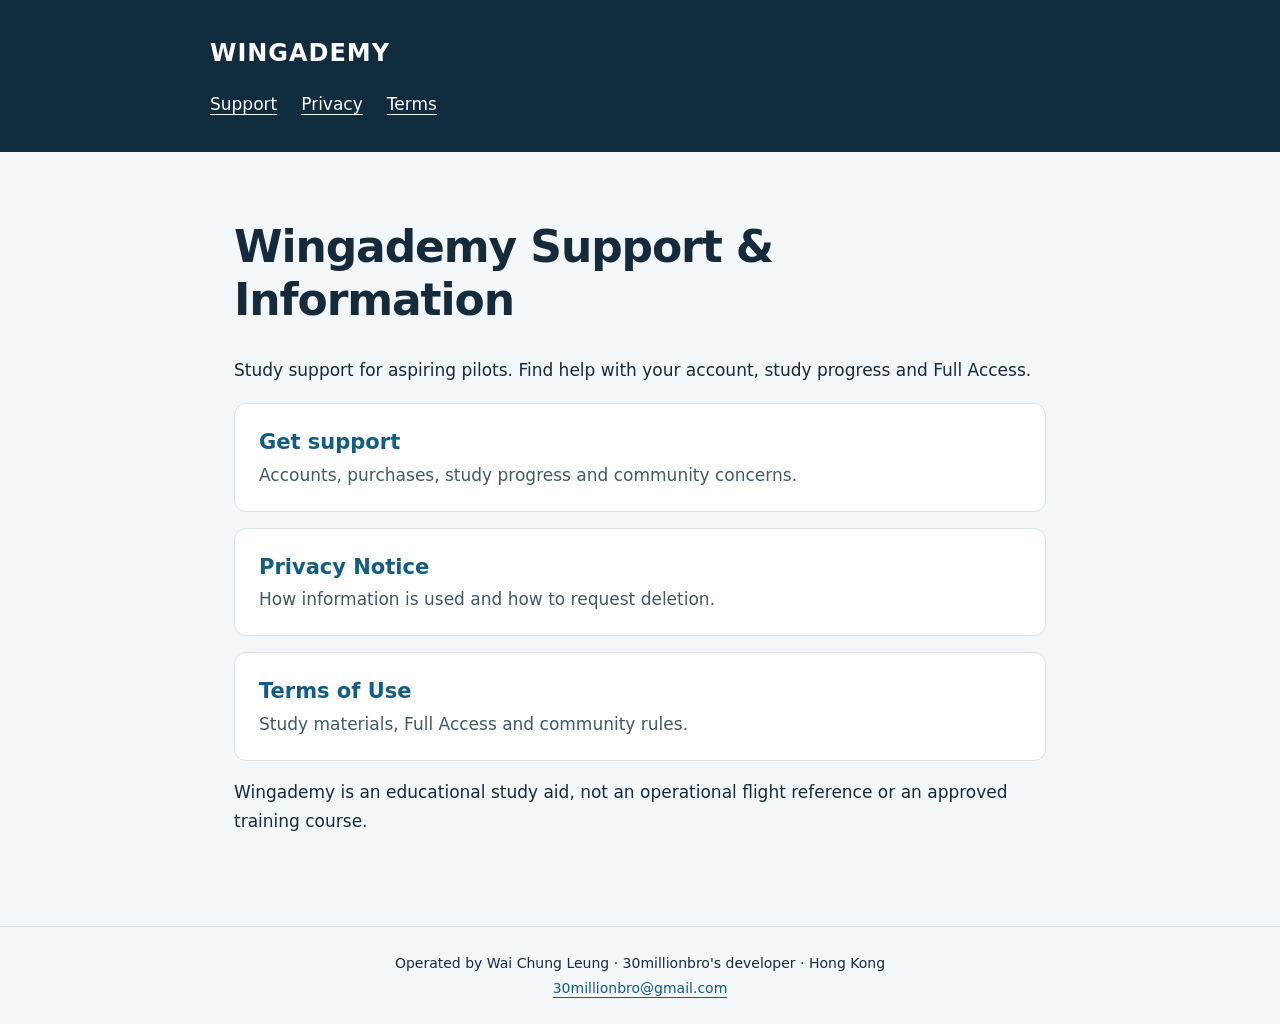
<file: index.html>
<!doctype html>
<html lang="en"><head><meta charset="utf-8"><meta name="viewport" content="width=device-width,initial-scale=1"><title>Wingademy Support &amp; Information | Wingademy</title><link rel="stylesheet" href="style.css"></head>
<body><a class="skip" href="#main">Skip to content</a><header><a class="brand" href="index.html">WINGADEMY</a><nav aria-label="Main navigation"><a href="support.html">Support</a><a href="privacy.html">Privacy</a><a href="terms.html">Terms</a></nav></header><main id="main"><h1>Wingademy Support &amp; Information</h1><p>Study support for aspiring pilots. Find help with your account, study progress and Full Access.</p><div class="cards"><a class="card" href="support.html"><strong>Get support</strong><span>Accounts, purchases, study progress and community concerns.</span></a><a class="card" href="privacy.html"><strong>Privacy Notice</strong><span>How information is used and how to request deletion.</span></a><a class="card" href="terms.html"><strong>Terms of Use</strong><span>Study materials, Full Access and community rules.</span></a></div><p>Wingademy is an educational study aid, not an operational flight reference or an approved training course.</p></main><footer>Operated by Wai Chung Leung · 30millionbro's developer · Hong Kong<br><a href="mailto:30millionbro@gmail.com">30millionbro@gmail.com</a></footer></body></html>
</file>
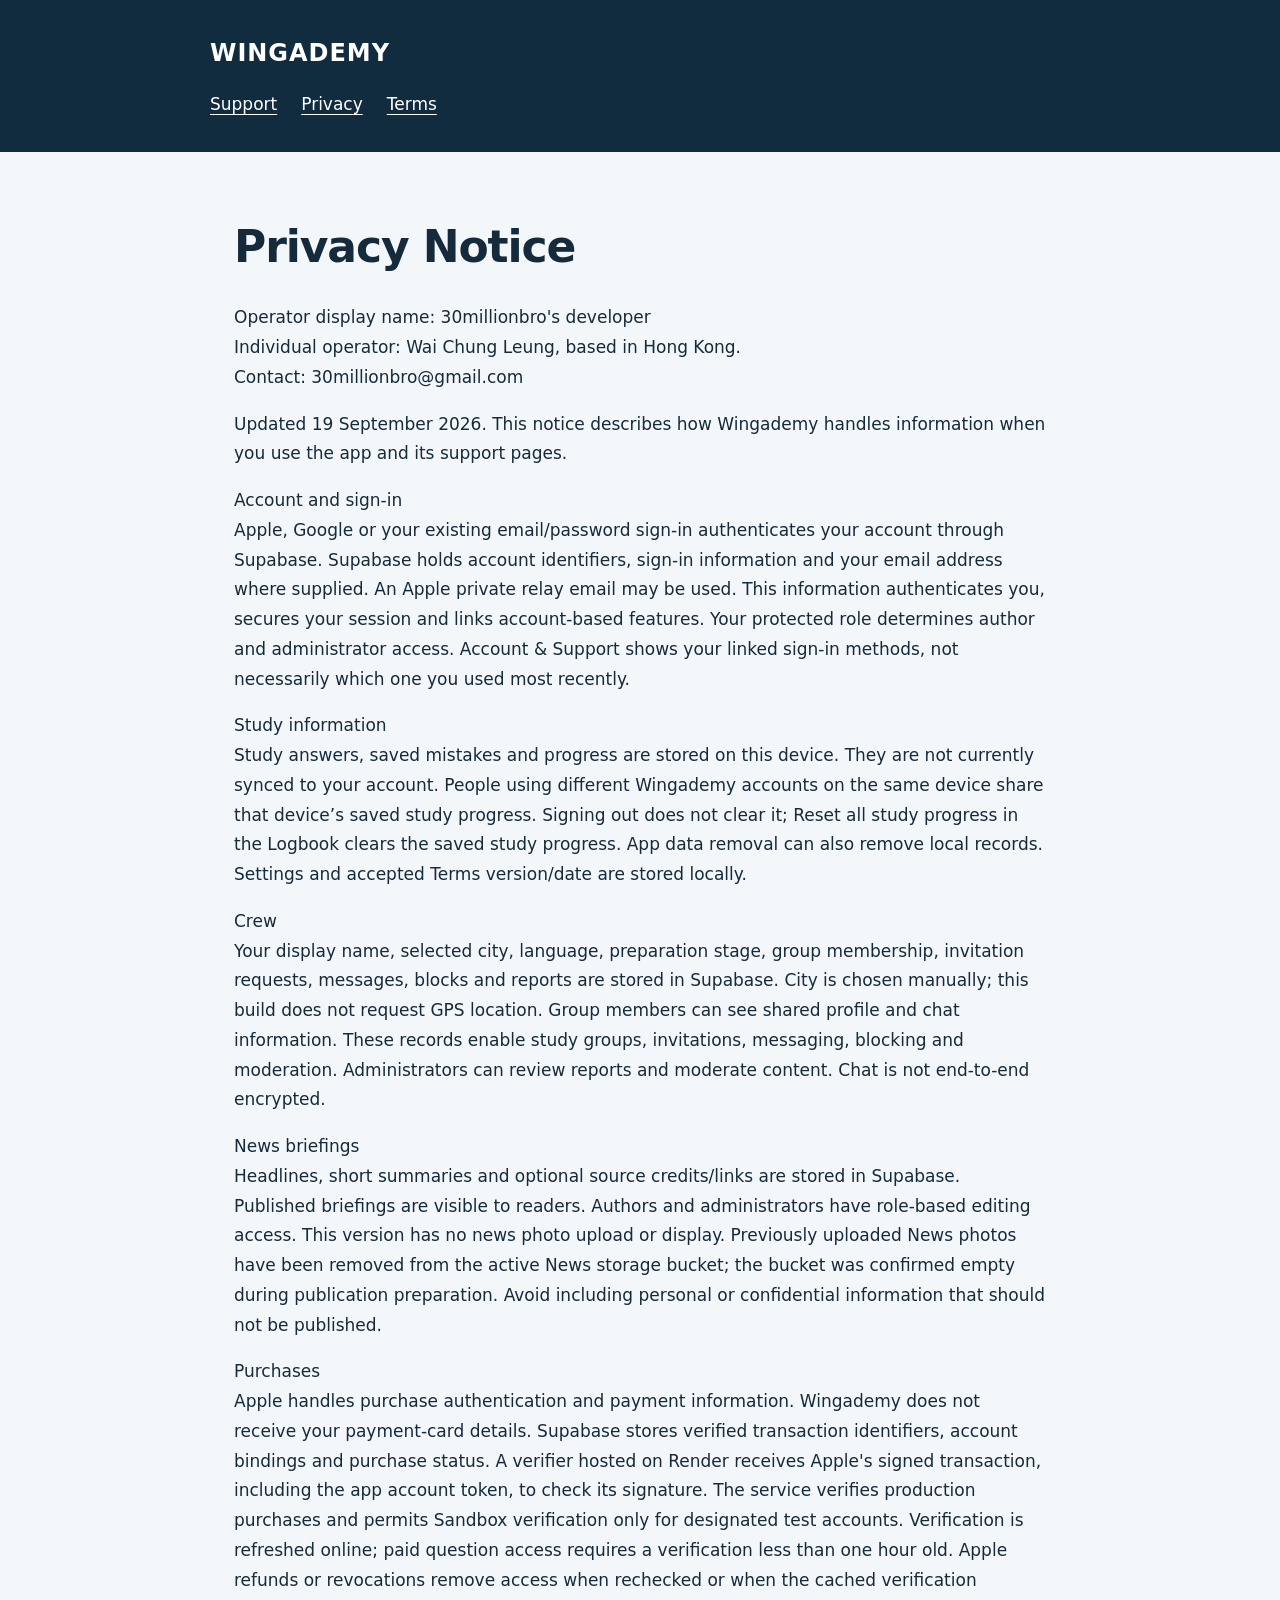
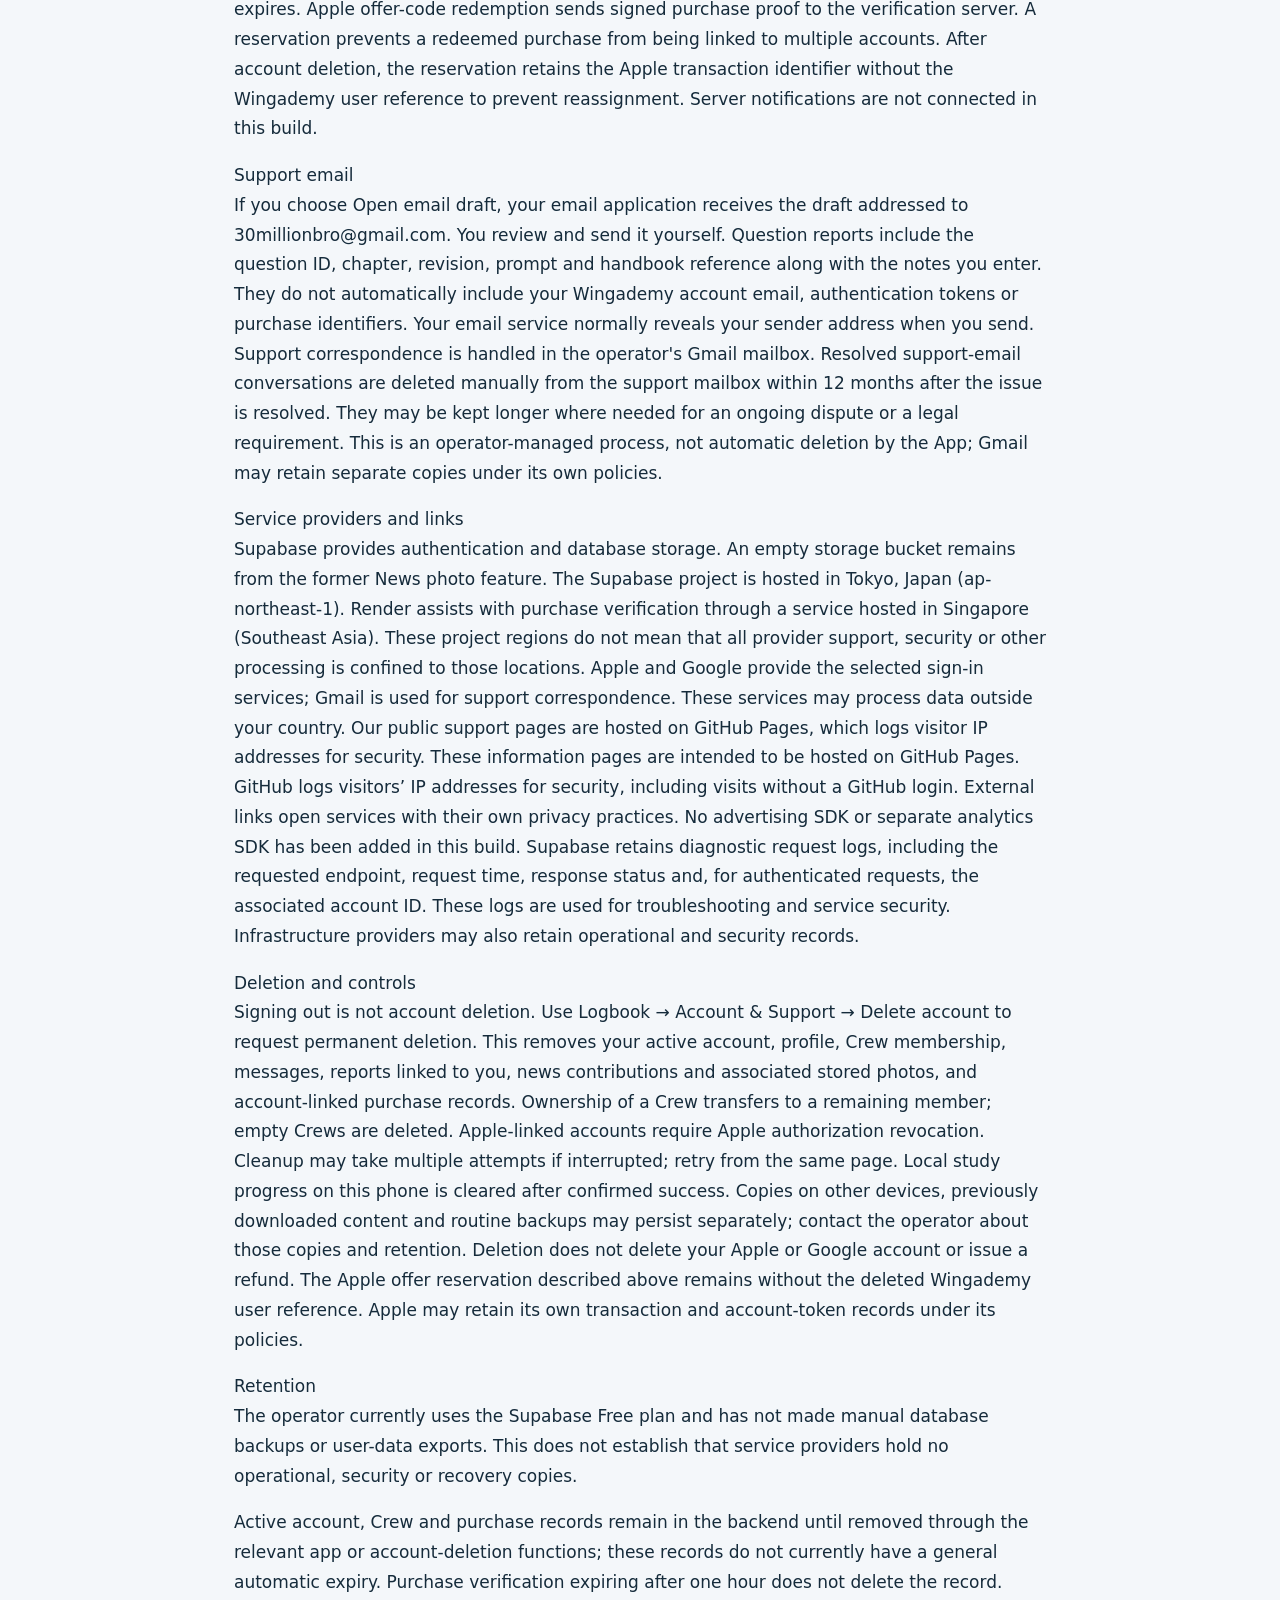
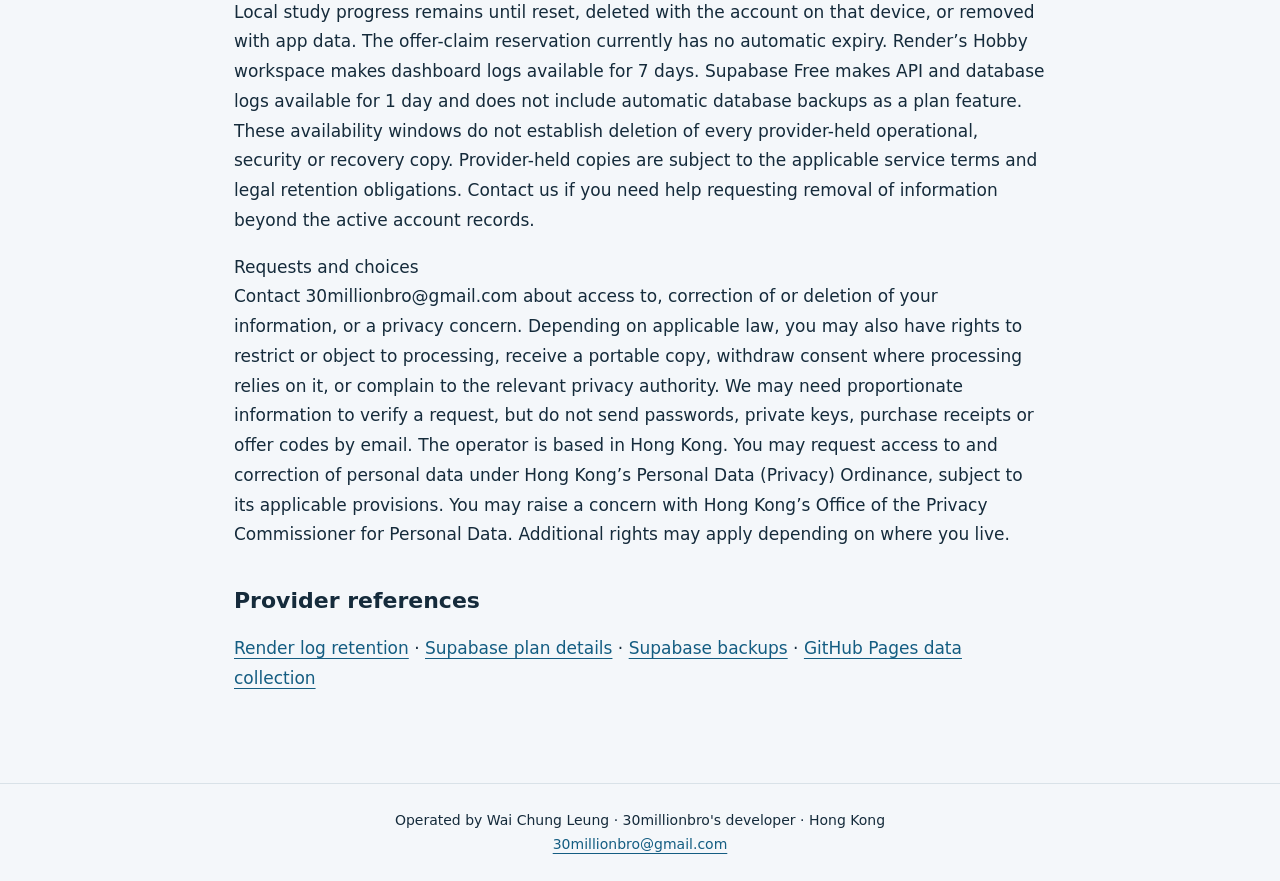
<file: privacy.html>
<!doctype html>
<html lang="en"><head><meta charset="utf-8"><meta name="viewport" content="width=device-width,initial-scale=1"><title>Privacy Notice | Wingademy</title><link rel="stylesheet" href="style.css"></head>
<body><a class="skip" href="#main">Skip to content</a><header><a class="brand" href="index.html">WINGADEMY</a><nav aria-label="Main navigation"><a href="support.html">Support</a><a href="privacy.html">Privacy</a><a href="terms.html">Terms</a></nav></header><main id="main"><h1>Privacy Notice</h1><p>Operator display name: 30millionbro&#x27;s developer<br>Individual operator: Wai Chung Leung, based in Hong Kong.<br>Contact: 30millionbro@gmail.com</p>
<p>Updated 19 September 2026. This notice describes how Wingademy handles information when you use the app and its support pages.</p>
<p>Account and sign-in<br>Apple, Google or your existing email/password sign-in authenticates your account through Supabase. Supabase holds account identifiers, sign-in information and your email address where supplied. An Apple private relay email may be used. This information authenticates you, secures your session and links account-based features. Your protected role determines author and administrator access. Account &amp; Support shows your linked sign-in methods, not necessarily which one you used most recently.</p>
<p>Study information<br>Study answers, saved mistakes and progress are stored on this device. They are not currently synced to your account. People using different Wingademy accounts on the same device share that device’s saved study progress. Signing out does not clear it; Reset all study progress in the Logbook clears the saved study progress. App data removal can also remove local records. Settings and accepted Terms version/date are stored locally.</p>
<p>Crew<br>Your display name, selected city, language, preparation stage, group membership, invitation requests, messages, blocks and reports are stored in Supabase. City is chosen manually; this build does not request GPS location. Group members can see shared profile and chat information. These records enable study groups, invitations, messaging, blocking and moderation. Administrators can review reports and moderate content. Chat is not end-to-end encrypted.</p>
<p>News briefings<br>Headlines, short summaries and optional source credits/links are stored in Supabase. Published briefings are visible to readers. Authors and administrators have role-based editing access. This version has no news photo upload or display. Previously uploaded News photos have been removed from the active News storage bucket; the bucket was confirmed empty during publication preparation. Avoid including personal or confidential information that should not be published.</p>
<p>Purchases<br>Apple handles purchase authentication and payment information. Wingademy does not receive your payment-card details. Supabase stores verified transaction identifiers, account bindings and purchase status. A verifier hosted on Render receives Apple&#x27;s signed transaction, including the app account token, to check its signature. The service verifies production purchases and permits Sandbox verification only for designated test accounts. Verification is refreshed online; paid question access requires a verification less than one hour old. Apple refunds or revocations remove access when rechecked or when the cached verification expires. Apple offer-code redemption sends signed purchase proof to the verification server. A reservation prevents a redeemed purchase from being linked to multiple accounts. After account deletion, the reservation retains the Apple transaction identifier without the Wingademy user reference to prevent reassignment. Server notifications are not connected in this build.</p>
<p>Support email<br>If you choose Open email draft, your email application receives the draft addressed to 30millionbro@gmail.com. You review and send it yourself. Question reports include the question ID, chapter, revision, prompt and handbook reference along with the notes you enter. They do not automatically include your Wingademy account email, authentication tokens or purchase identifiers. Your email service normally reveals your sender address when you send. Support correspondence is handled in the operator&#x27;s Gmail mailbox. Resolved support-email conversations are deleted manually from the support mailbox within 12 months after the issue is resolved. They may be kept longer where needed for an ongoing dispute or a legal requirement. This is an operator-managed process, not automatic deletion by the App; Gmail may retain separate copies under its own policies.</p>
<p>Service providers and links<br>Supabase provides authentication and database storage. An empty storage bucket remains from the former News photo feature. The Supabase project is hosted in Tokyo, Japan (ap-northeast-1). Render assists with purchase verification through a service hosted in Singapore (Southeast Asia). These project regions do not mean that all provider support, security or other processing is confined to those locations. Apple and Google provide the selected sign-in services; Gmail is used for support correspondence. These services may process data outside your country. Our public support pages are hosted on GitHub Pages, which logs visitor IP addresses for security. These information pages are intended to be hosted on GitHub Pages. GitHub logs visitors’ IP addresses for security, including visits without a GitHub login. External links open services with their own privacy practices. No advertising SDK or separate analytics SDK has been added in this build. Supabase retains diagnostic request logs, including the requested endpoint, request time, response status and, for authenticated requests, the associated account ID. These logs are used for troubleshooting and service security. Infrastructure providers may also retain operational and security records.</p>
<p>Deletion and controls<br>Signing out is not account deletion. Use Logbook → Account &amp; Support → Delete account to request permanent deletion. This removes your active account, profile, Crew membership, messages, reports linked to you, news contributions and associated stored photos, and account-linked purchase records. Ownership of a Crew transfers to a remaining member; empty Crews are deleted. Apple-linked accounts require Apple authorization revocation. Cleanup may take multiple attempts if interrupted; retry from the same page. Local study progress on this phone is cleared after confirmed success. Copies on other devices, previously downloaded content and routine backups may persist separately; contact the operator about those copies and retention. Deletion does not delete your Apple or Google account or issue a refund. The Apple offer reservation described above remains without the deleted Wingademy user reference. Apple may retain its own transaction and account-token records under its policies.</p>
<p>Retention<br>The operator currently uses the Supabase Free plan and has not made manual database backups or user-data exports. This does not establish that service providers hold no operational, security or recovery copies.</p>
<p>Active account, Crew and purchase records remain in the backend until removed through the relevant app or account-deletion functions; these records do not currently have a general automatic expiry. Purchase verification expiring after one hour does not delete the record. Local study progress remains until reset, deleted with the account on that device, or removed with app data. The offer-claim reservation currently has no automatic expiry. Render’s Hobby workspace makes dashboard logs available for 7 days. Supabase Free makes API and database logs available for 1 day and does not include automatic database backups as a plan feature. These availability windows do not establish deletion of every provider-held operational, security or recovery copy. Provider-held copies are subject to the applicable service terms and legal retention obligations. Contact us if you need help requesting removal of information beyond the active account records.</p>
<p>Requests and choices<br>Contact 30millionbro@gmail.com about access to, correction of or deletion of your information, or a privacy concern. Depending on applicable law, you may also have rights to restrict or object to processing, receive a portable copy, withdraw consent where processing relies on it, or complain to the relevant privacy authority. We may need proportionate information to verify a request, but do not send passwords, private keys, purchase receipts or offer codes by email. The operator is based in Hong Kong. You may request access to and correction of personal data under Hong Kong’s Personal Data (Privacy) Ordinance, subject to its applicable provisions. You may raise a concern with Hong Kong’s Office of the Privacy Commissioner for Personal Data. Additional rights may apply depending on where you live.</p>
<h2></h2>
<h2>Provider references</h2>
<p><a href="https://render.com/docs/logging">Render log retention</a> · <a href="https://supabase.com/pricing">Supabase plan details</a> · <a href="https://supabase.com/docs/guides/platform/backups">Supabase backups</a> · <a href="https://docs.github.com/en/pages/getting-started-with-github-pages/what-is-github-pages#data-collection">GitHub Pages data collection</a></p></main><footer>Operated by Wai Chung Leung · 30millionbro's developer · Hong Kong<br><a href="mailto:30millionbro@gmail.com">30millionbro@gmail.com</a></footer></body></html>
</file>
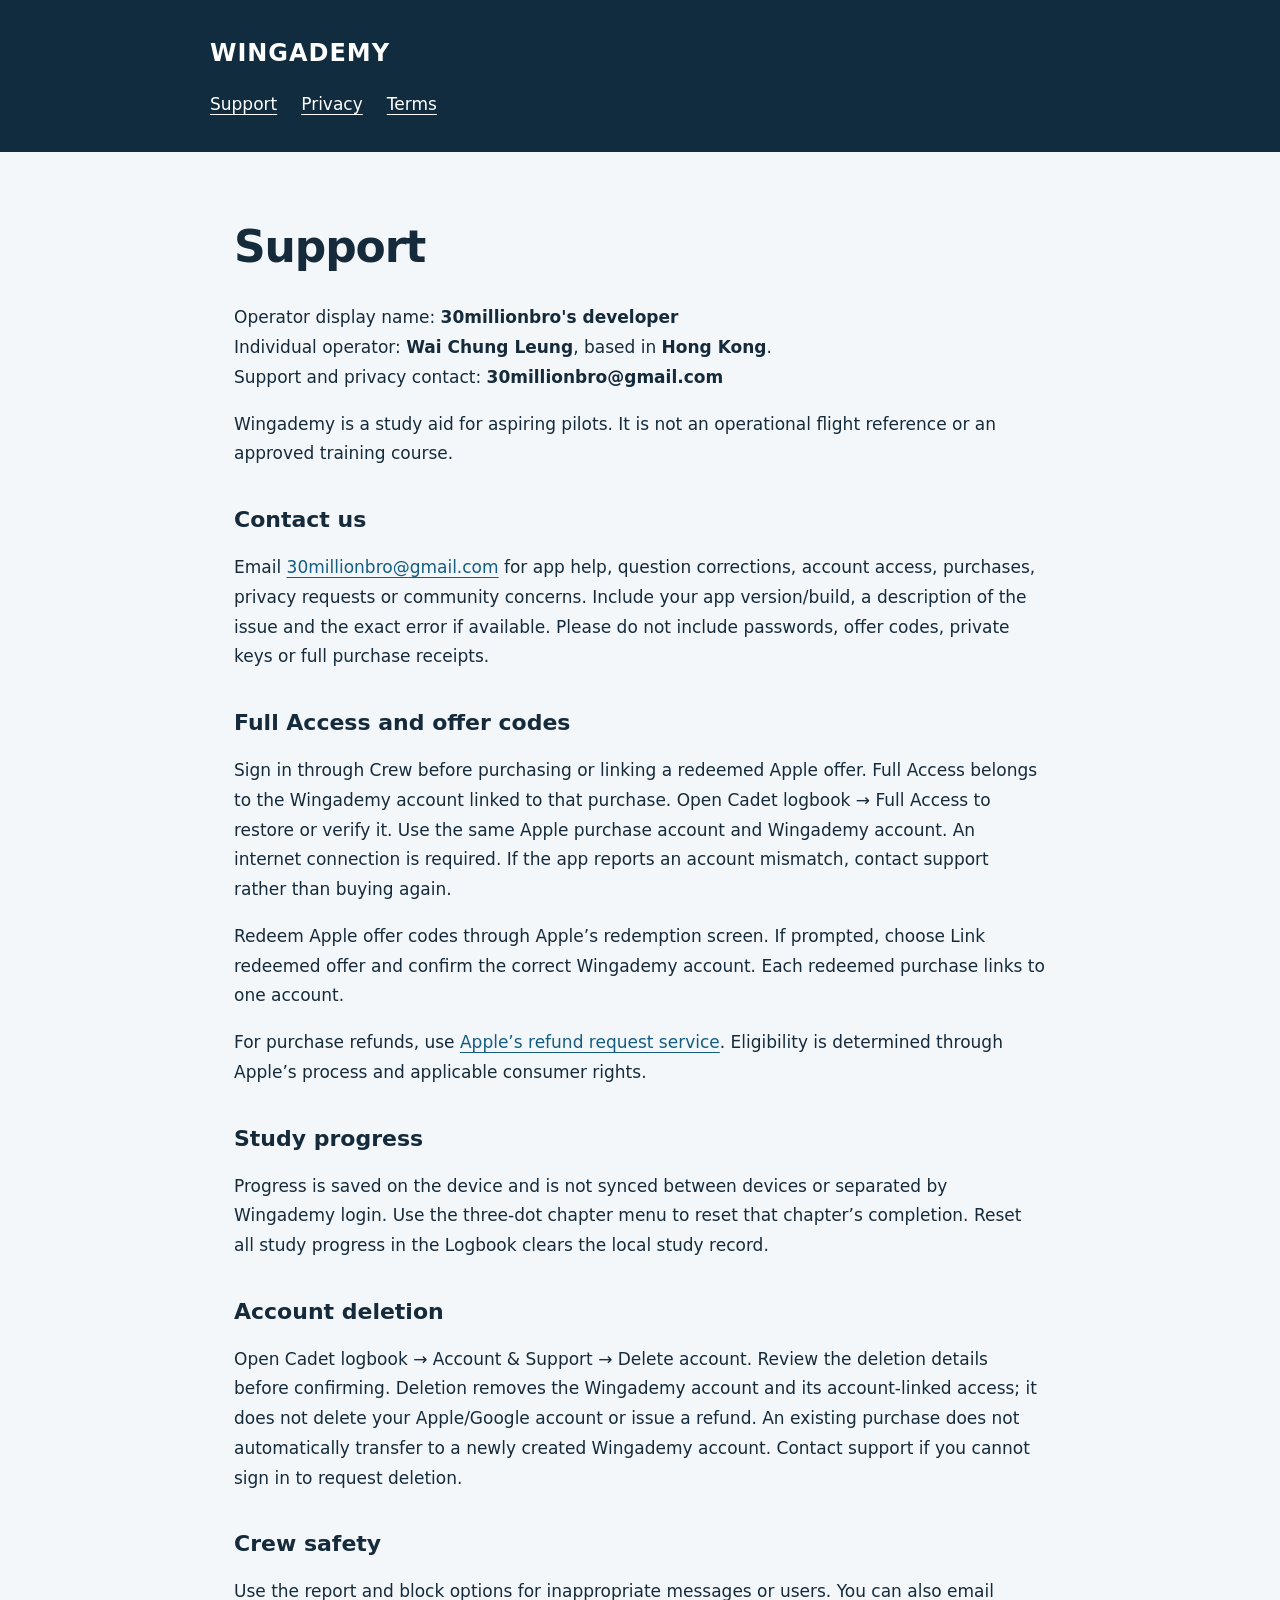
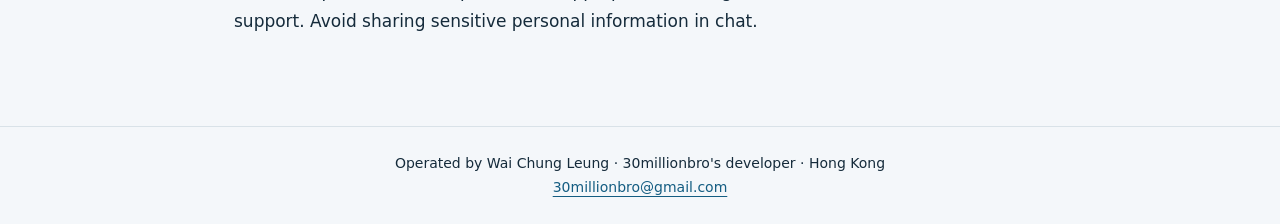
<file: support.html>
<!doctype html>
<html lang="en"><head><meta charset="utf-8"><meta name="viewport" content="width=device-width,initial-scale=1"><title>Support | Wingademy</title><link rel="stylesheet" href="style.css"></head>
<body><a class="skip" href="#main">Skip to content</a><header><a class="brand" href="index.html">WINGADEMY</a><nav aria-label="Main navigation"><a href="support.html">Support</a><a href="privacy.html">Privacy</a><a href="terms.html">Terms</a></nav></header><main id="main"><h1>Support</h1><p>Operator display name: <strong>30millionbro&#x27;s developer</strong>  <br>Individual operator: <strong>Wai Chung Leung</strong>, based in <strong>Hong Kong</strong>.  <br>Support and privacy contact: <strong>30millionbro@gmail.com</strong></p>
<p>Wingademy is a study aid for aspiring pilots. It is not an operational flight reference or an approved training course.</p>
<h2>Contact us</h2>
<p>Email <a href="mailto:30millionbro@gmail.com">30millionbro@gmail.com</a> for app help, question corrections, account access, purchases, privacy requests or community concerns. Include your app version/build, a description of the issue and the exact error if available. Please do not include passwords, offer codes, private keys or full purchase receipts.</p>
<h2>Full Access and offer codes</h2>
<p>Sign in through Crew before purchasing or linking a redeemed Apple offer. Full Access belongs to the Wingademy account linked to that purchase. Open Cadet logbook → Full Access to restore or verify it. Use the same Apple purchase account and Wingademy account. An internet connection is required. If the app reports an account mismatch, contact support rather than buying again.</p>
<p>Redeem Apple offer codes through Apple’s redemption screen. If prompted, choose Link redeemed offer and confirm the correct Wingademy account. Each redeemed purchase links to one account.</p>
<p>For purchase refunds, use <a href="https://reportaproblem.apple.com/">Apple’s refund request service</a>. Eligibility is determined through Apple’s process and applicable consumer rights.</p>
<h2>Study progress</h2>
<p>Progress is saved on the device and is not synced between devices or separated by Wingademy login. Use the three-dot chapter menu to reset that chapter’s completion. Reset all study progress in the Logbook clears the local study record.</p>
<h2>Account deletion</h2>
<p>Open Cadet logbook → Account &amp; Support → Delete account. Review the deletion details before confirming. Deletion removes the Wingademy account and its account-linked access; it does not delete your Apple/Google account or issue a refund. An existing purchase does not automatically transfer to a newly created Wingademy account. Contact support if you cannot sign in to request deletion.</p>
<h2>Crew safety</h2>
<p>Use the report and block options for inappropriate messages or users. You can also email support. Avoid sharing sensitive personal information in chat.</p></main><footer>Operated by Wai Chung Leung · 30millionbro's developer · Hong Kong<br><a href="mailto:30millionbro@gmail.com">30millionbro@gmail.com</a></footer></body></html>
</file>
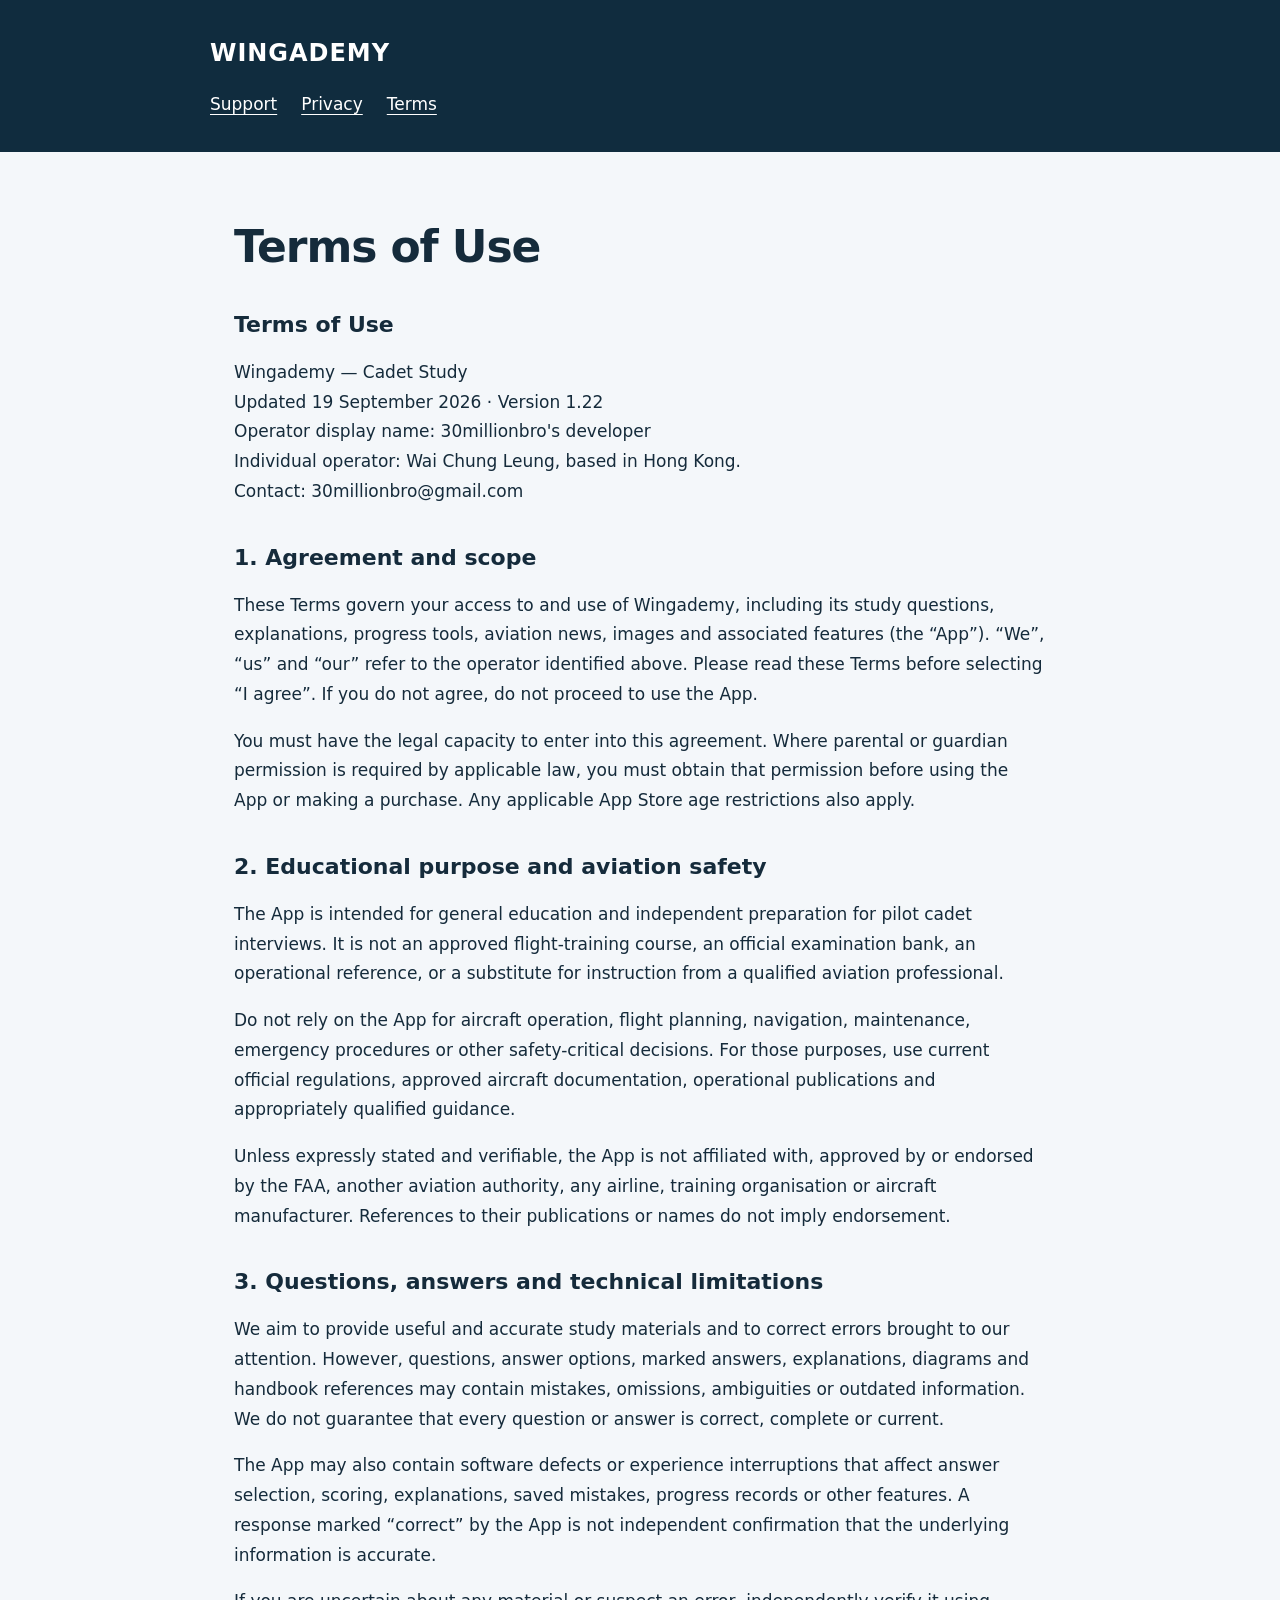
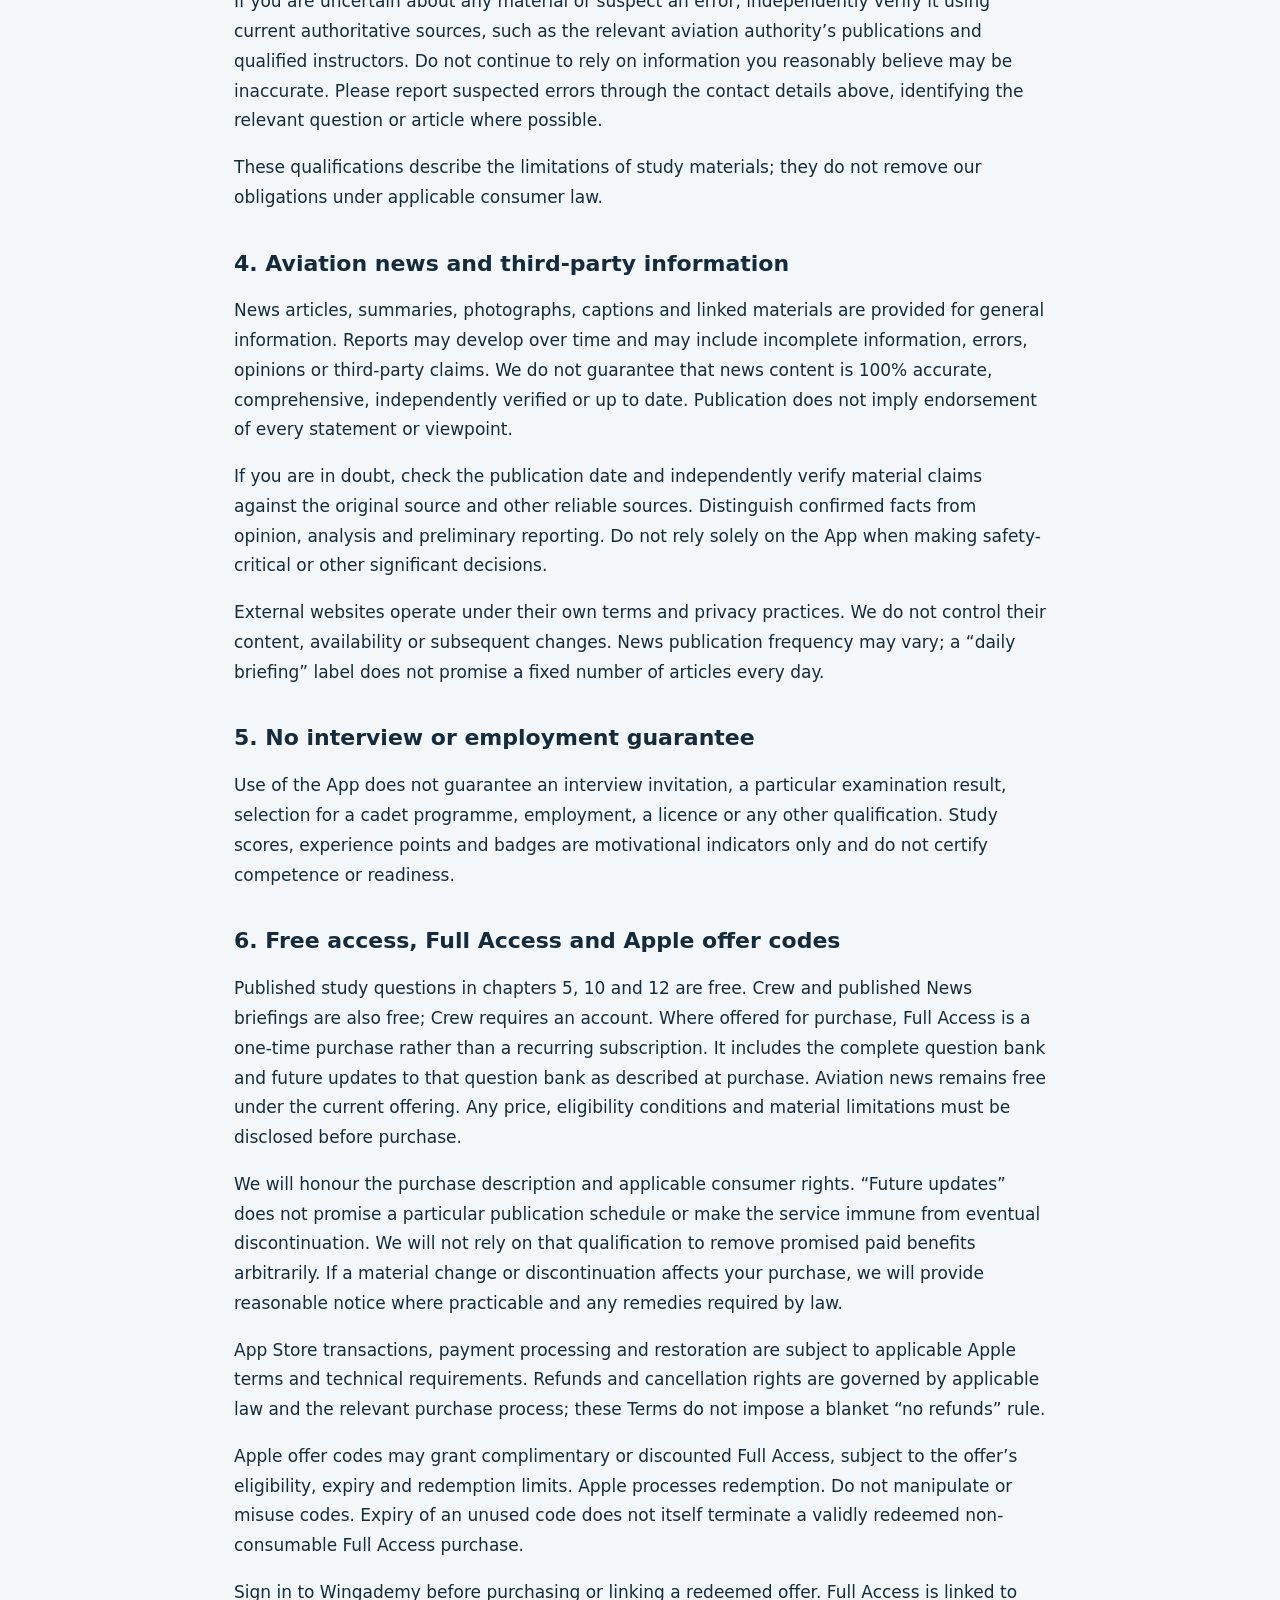
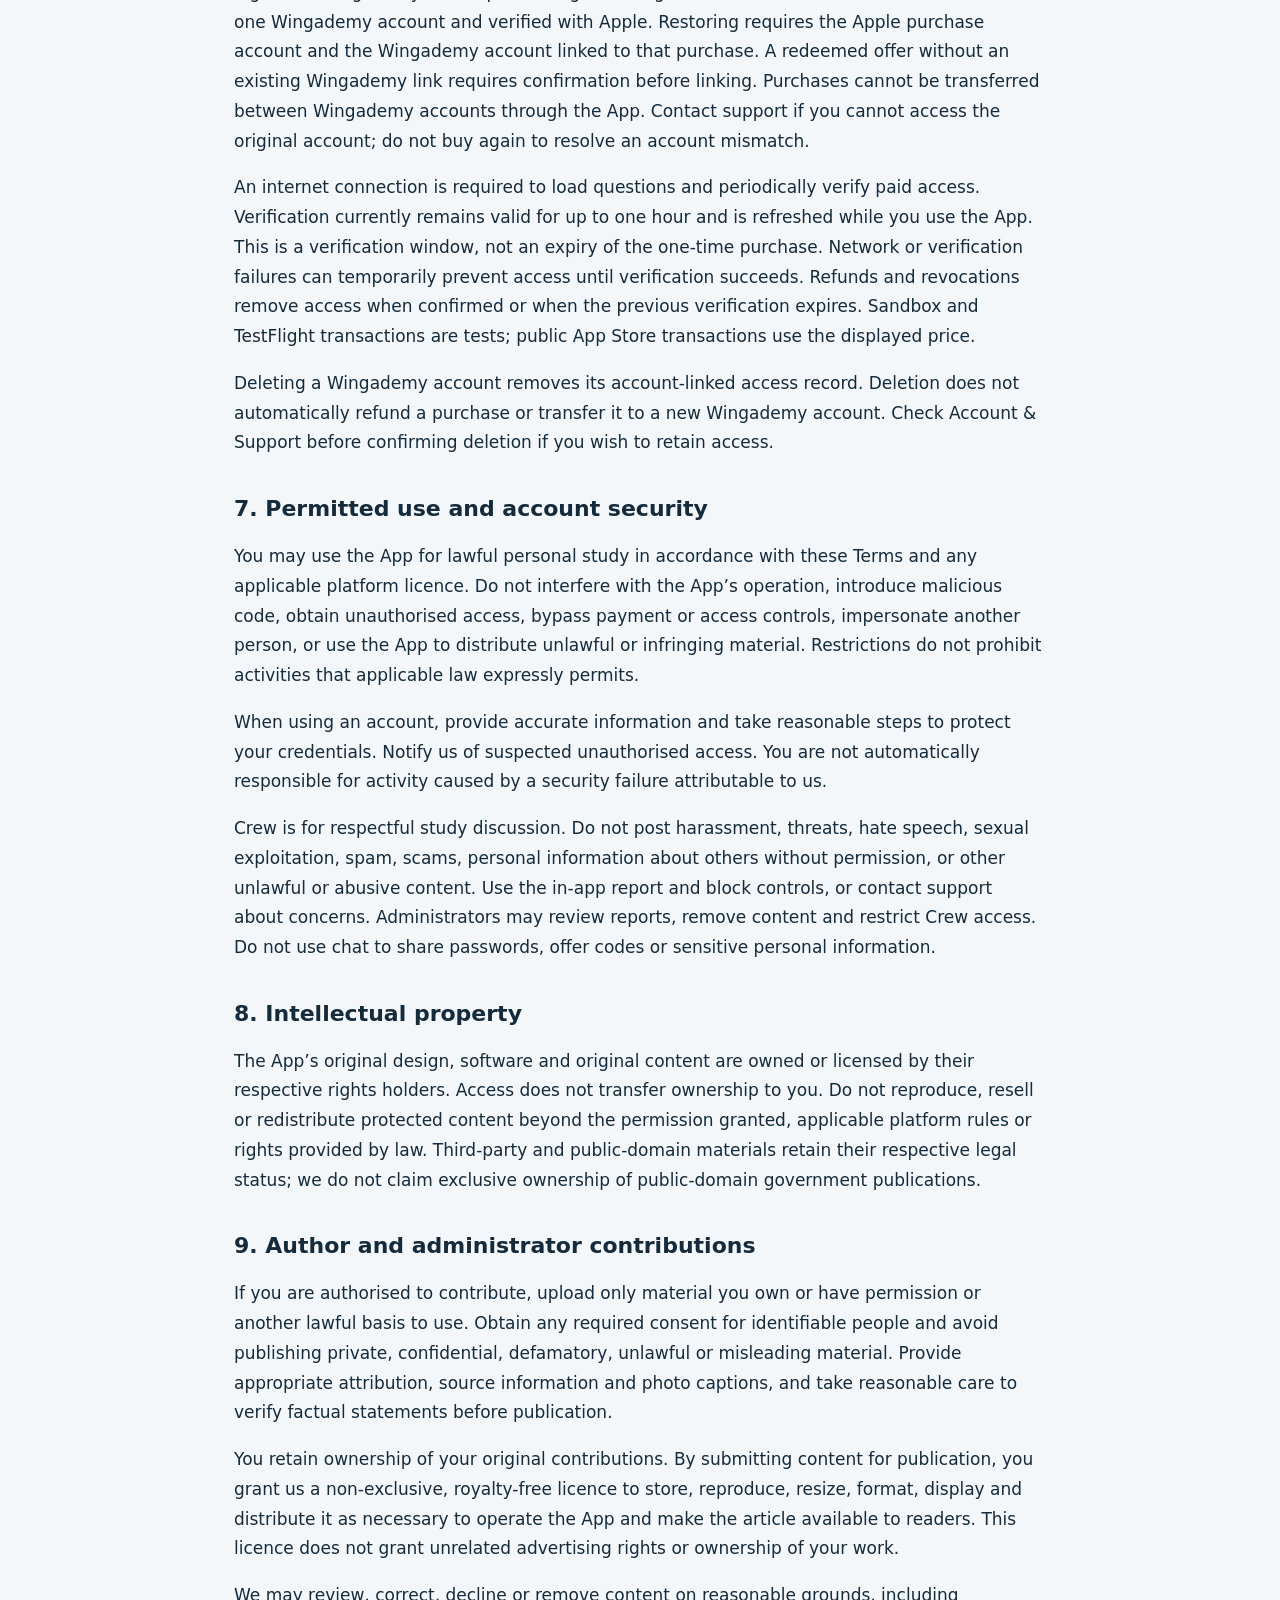
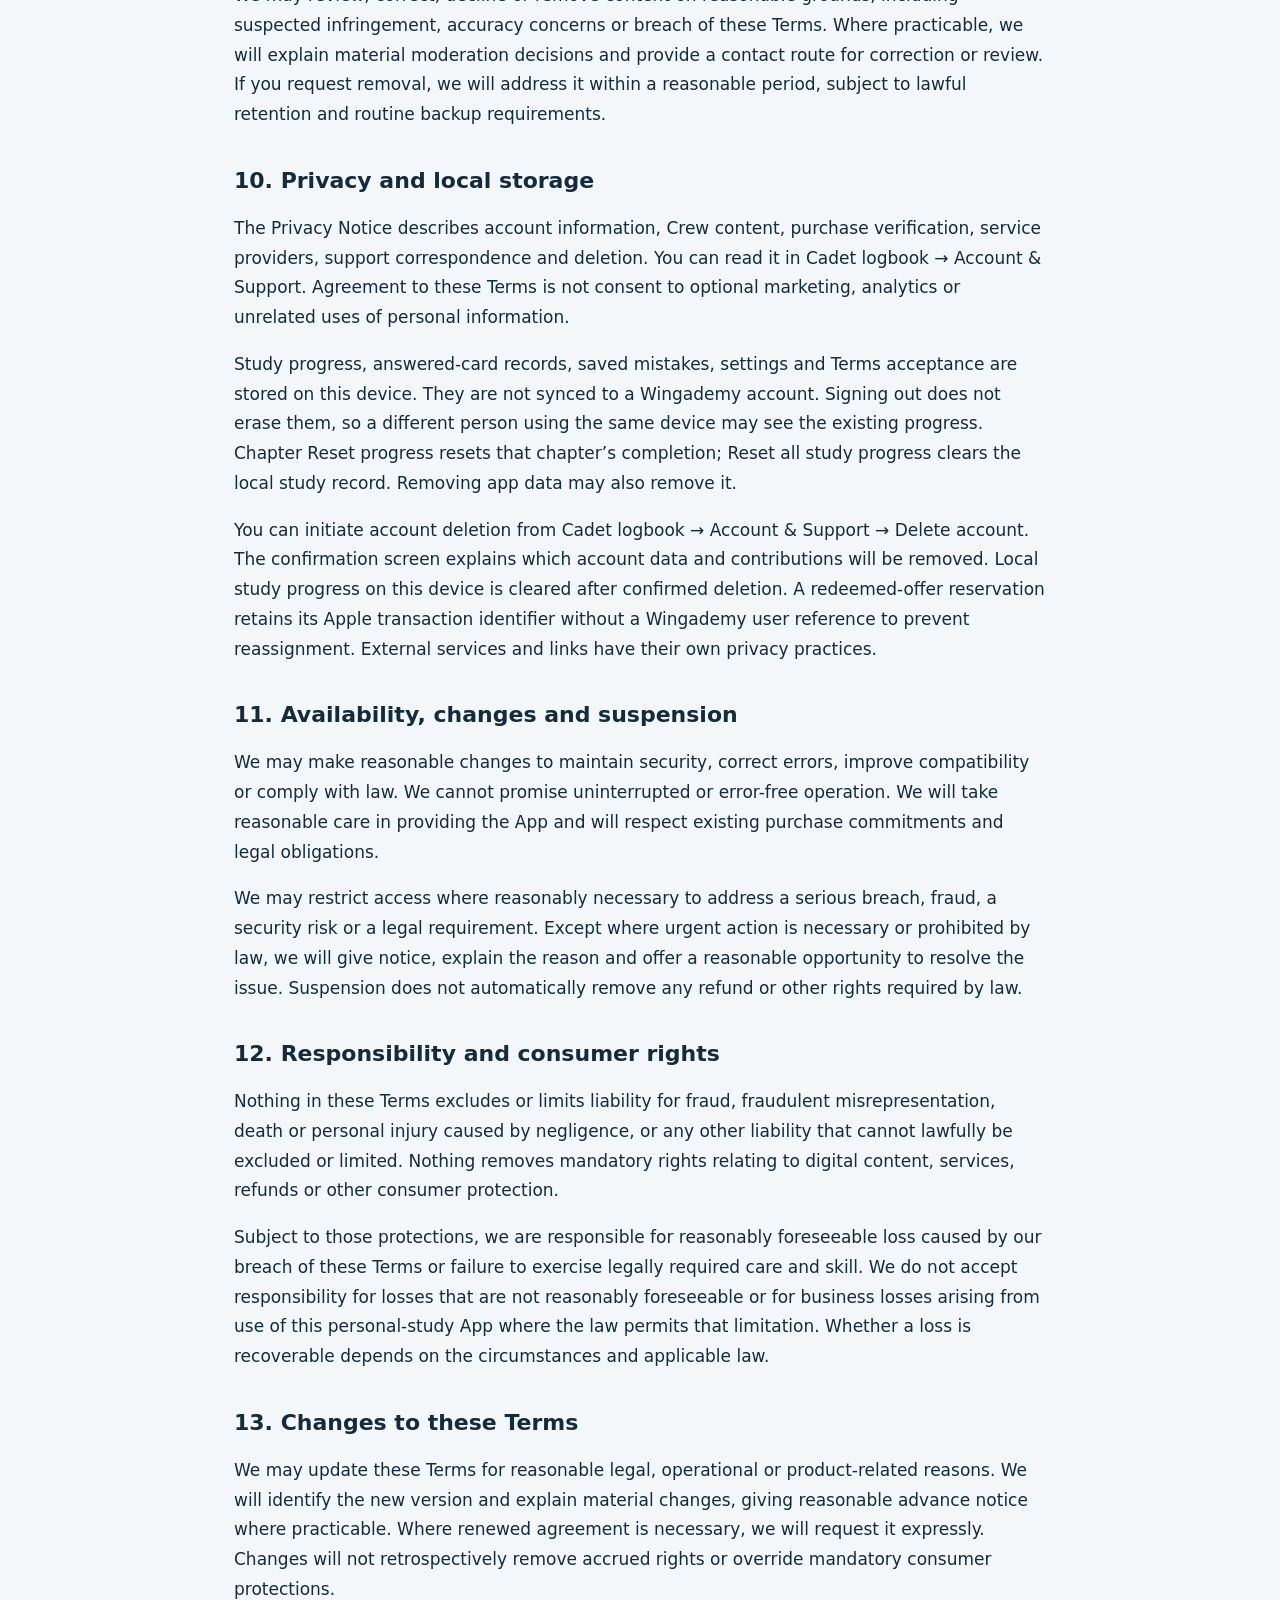
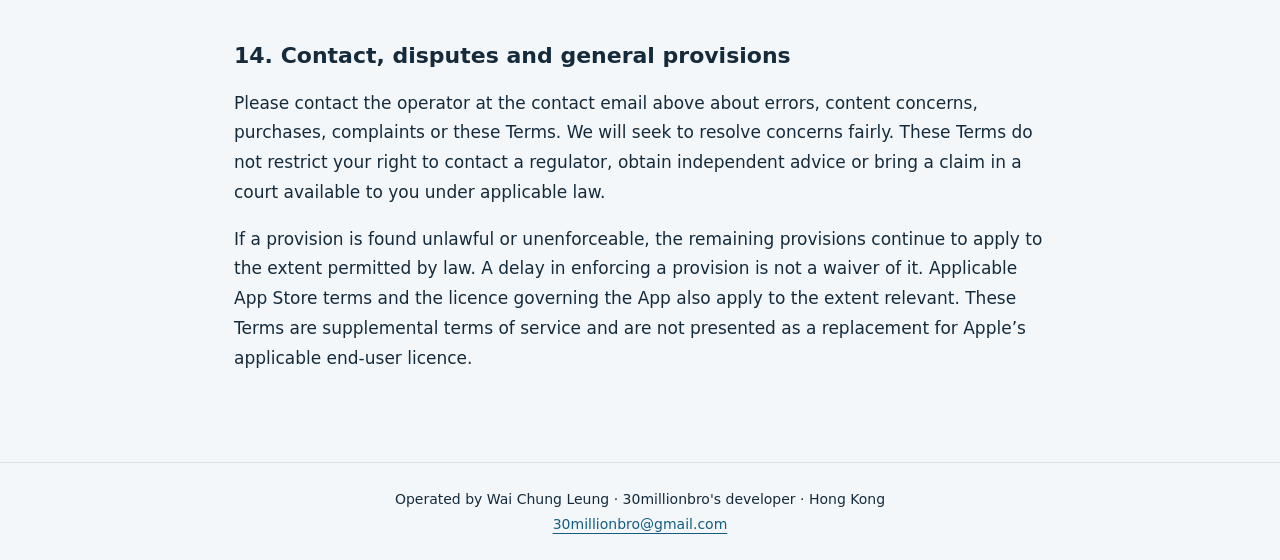
<file: terms.html>
<!doctype html>
<html lang="en"><head><meta charset="utf-8"><meta name="viewport" content="width=device-width,initial-scale=1"><title>Terms of Use | Wingademy</title><link rel="stylesheet" href="style.css"></head>
<body><a class="skip" href="#main">Skip to content</a><header><a class="brand" href="index.html">WINGADEMY</a><nav aria-label="Main navigation"><a href="support.html">Support</a><a href="privacy.html">Privacy</a><a href="terms.html">Terms</a></nav></header><main id="main"><h1>Terms of Use</h1><h2>Terms of Use</h2>
<p>Wingademy — Cadet Study<br>Updated 19 September 2026 · Version 1.22<br>Operator display name: 30millionbro&#x27;s developer<br>Individual operator: Wai Chung Leung, based in Hong Kong.<br>Contact: 30millionbro@gmail.com</p>
<h2></h2>
<h2>1. Agreement and scope</h2>
<p>These Terms govern your access to and use of Wingademy, including its study questions, explanations, progress tools, aviation news, images and associated features (the “App”). “We”, “us” and “our” refer to the operator identified above. Please read these Terms before selecting “I agree”. If you do not agree, do not proceed to use the App.</p>
<p>You must have the legal capacity to enter into this agreement. Where parental or guardian permission is required by applicable law, you must obtain that permission before using the App or making a purchase. Any applicable App Store age restrictions also apply.</p>
<h2>2. Educational purpose and aviation safety</h2>
<p>The App is intended for general education and independent preparation for pilot cadet interviews. It is not an approved flight-training course, an official examination bank, an operational reference, or a substitute for instruction from a qualified aviation professional.</p>
<p>Do not rely on the App for aircraft operation, flight planning, navigation, maintenance, emergency procedures or other safety-critical decisions. For those purposes, use current official regulations, approved aircraft documentation, operational publications and appropriately qualified guidance.</p>
<p>Unless expressly stated and verifiable, the App is not affiliated with, approved by or endorsed by the FAA, another aviation authority, any airline, training organisation or aircraft manufacturer. References to their publications or names do not imply endorsement.</p>
<h2>3. Questions, answers and technical limitations</h2>
<p>We aim to provide useful and accurate study materials and to correct errors brought to our attention. However, questions, answer options, marked answers, explanations, diagrams and handbook references may contain mistakes, omissions, ambiguities or outdated information. We do not guarantee that every question or answer is correct, complete or current.</p>
<p>The App may also contain software defects or experience interruptions that affect answer selection, scoring, explanations, saved mistakes, progress records or other features. A response marked “correct” by the App is not independent confirmation that the underlying information is accurate.</p>
<p>If you are uncertain about any material or suspect an error, independently verify it using current authoritative sources, such as the relevant aviation authority’s publications and qualified instructors. Do not continue to rely on information you reasonably believe may be inaccurate. Please report suspected errors through the contact details above, identifying the relevant question or article where possible.</p>
<p>These qualifications describe the limitations of study materials; they do not remove our obligations under applicable consumer law.</p>
<h2>4. Aviation news and third-party information</h2>
<p>News articles, summaries, photographs, captions and linked materials are provided for general information. Reports may develop over time and may include incomplete information, errors, opinions or third-party claims. We do not guarantee that news content is 100% accurate, comprehensive, independently verified or up to date. Publication does not imply endorsement of every statement or viewpoint.</p>
<p>If you are in doubt, check the publication date and independently verify material claims against the original source and other reliable sources. Distinguish confirmed facts from opinion, analysis and preliminary reporting. Do not rely solely on the App when making safety-critical or other significant decisions.</p>
<p>External websites operate under their own terms and privacy practices. We do not control their content, availability or subsequent changes. News publication frequency may vary; a “daily briefing” label does not promise a fixed number of articles every day.</p>
<h2>5. No interview or employment guarantee</h2>
<p>Use of the App does not guarantee an interview invitation, a particular examination result, selection for a cadet programme, employment, a licence or any other qualification. Study scores, experience points and badges are motivational indicators only and do not certify competence or readiness.</p>
<h2>6. Free access, Full Access and Apple offer codes</h2>
<p>Published study questions in chapters 5, 10 and 12 are free. Crew and published News briefings are also free; Crew requires an account. Where offered for purchase, Full Access is a one-time purchase rather than a recurring subscription. It includes the complete question bank and future updates to that question bank as described at purchase. Aviation news remains free under the current offering. Any price, eligibility conditions and material limitations must be disclosed before purchase.</p>
<p>We will honour the purchase description and applicable consumer rights. “Future updates” does not promise a particular publication schedule or make the service immune from eventual discontinuation. We will not rely on that qualification to remove promised paid benefits arbitrarily. If a material change or discontinuation affects your purchase, we will provide reasonable notice where practicable and any remedies required by law.</p>
<p>App Store transactions, payment processing and restoration are subject to applicable Apple terms and technical requirements. Refunds and cancellation rights are governed by applicable law and the relevant purchase process; these Terms do not impose a blanket “no refunds” rule.</p>
<p>Apple offer codes may grant complimentary or discounted Full Access, subject to the offer’s eligibility, expiry and redemption limits. Apple processes redemption. Do not manipulate or misuse codes. Expiry of an unused code does not itself terminate a validly redeemed non-consumable Full Access purchase.</p>
<p>Sign in to Wingademy before purchasing or linking a redeemed offer. Full Access is linked to one Wingademy account and verified with Apple. Restoring requires the Apple purchase account and the Wingademy account linked to that purchase. A redeemed offer without an existing Wingademy link requires confirmation before linking. Purchases cannot be transferred between Wingademy accounts through the App. Contact support if you cannot access the original account; do not buy again to resolve an account mismatch.</p>
<p>An internet connection is required to load questions and periodically verify paid access. Verification currently remains valid for up to one hour and is refreshed while you use the App. This is a verification window, not an expiry of the one-time purchase. Network or verification failures can temporarily prevent access until verification succeeds. Refunds and revocations remove access when confirmed or when the previous verification expires. Sandbox and TestFlight transactions are tests; public App Store transactions use the displayed price.</p>
<p>Deleting a Wingademy account removes its account-linked access record. Deletion does not automatically refund a purchase or transfer it to a new Wingademy account. Check Account &amp; Support before confirming deletion if you wish to retain access.</p>
<h2>7. Permitted use and account security</h2>
<p>You may use the App for lawful personal study in accordance with these Terms and any applicable platform licence. Do not interfere with the App’s operation, introduce malicious code, obtain unauthorised access, bypass payment or access controls, impersonate another person, or use the App to distribute unlawful or infringing material. Restrictions do not prohibit activities that applicable law expressly permits.</p>
<p>When using an account, provide accurate information and take reasonable steps to protect your credentials. Notify us of suspected unauthorised access. You are not automatically responsible for activity caused by a security failure attributable to us.</p>
<p>Crew is for respectful study discussion. Do not post harassment, threats, hate speech, sexual exploitation, spam, scams, personal information about others without permission, or other unlawful or abusive content. Use the in-app report and block controls, or contact support about concerns. Administrators may review reports, remove content and restrict Crew access. Do not use chat to share passwords, offer codes or sensitive personal information.</p>
<h2>8. Intellectual property</h2>
<p>The App’s original design, software and original content are owned or licensed by their respective rights holders. Access does not transfer ownership to you. Do not reproduce, resell or redistribute protected content beyond the permission granted, applicable platform rules or rights provided by law. Third-party and public-domain materials retain their respective legal status; we do not claim exclusive ownership of public-domain government publications.</p>
<h2>9. Author and administrator contributions</h2>
<p>If you are authorised to contribute, upload only material you own or have permission or another lawful basis to use. Obtain any required consent for identifiable people and avoid publishing private, confidential, defamatory, unlawful or misleading material. Provide appropriate attribution, source information and photo captions, and take reasonable care to verify factual statements before publication.</p>
<p>You retain ownership of your original contributions. By submitting content for publication, you grant us a non-exclusive, royalty-free licence to store, reproduce, resize, format, display and distribute it as necessary to operate the App and make the article available to readers. This licence does not grant unrelated advertising rights or ownership of your work.</p>
<p>We may review, correct, decline or remove content on reasonable grounds, including suspected infringement, accuracy concerns or breach of these Terms. Where practicable, we will explain material moderation decisions and provide a contact route for correction or review. If you request removal, we will address it within a reasonable period, subject to lawful retention and routine backup requirements.</p>
<h2>10. Privacy and local storage</h2>
<p>The Privacy Notice describes account information, Crew content, purchase verification, service providers, support correspondence and deletion. You can read it in Cadet logbook → Account &amp; Support. Agreement to these Terms is not consent to optional marketing, analytics or unrelated uses of personal information.</p>
<p>Study progress, answered-card records, saved mistakes, settings and Terms acceptance are stored on this device. They are not synced to a Wingademy account. Signing out does not erase them, so a different person using the same device may see the existing progress. Chapter Reset progress resets that chapter’s completion; Reset all study progress clears the local study record. Removing app data may also remove it.</p>
<p>You can initiate account deletion from Cadet logbook → Account &amp; Support → Delete account. The confirmation screen explains which account data and contributions will be removed. Local study progress on this device is cleared after confirmed deletion. A redeemed-offer reservation retains its Apple transaction identifier without a Wingademy user reference to prevent reassignment. External services and links have their own privacy practices.</p>
<h2>11. Availability, changes and suspension</h2>
<p>We may make reasonable changes to maintain security, correct errors, improve compatibility or comply with law. We cannot promise uninterrupted or error-free operation. We will take reasonable care in providing the App and will respect existing purchase commitments and legal obligations.</p>
<p>We may restrict access where reasonably necessary to address a serious breach, fraud, a security risk or a legal requirement. Except where urgent action is necessary or prohibited by law, we will give notice, explain the reason and offer a reasonable opportunity to resolve the issue. Suspension does not automatically remove any refund or other rights required by law.</p>
<h2>12. Responsibility and consumer rights</h2>
<p>Nothing in these Terms excludes or limits liability for fraud, fraudulent misrepresentation, death or personal injury caused by negligence, or any other liability that cannot lawfully be excluded or limited. Nothing removes mandatory rights relating to digital content, services, refunds or other consumer protection.</p>
<p>Subject to those protections, we are responsible for reasonably foreseeable loss caused by our breach of these Terms or failure to exercise legally required care and skill. We do not accept responsibility for losses that are not reasonably foreseeable or for business losses arising from use of this personal-study App where the law permits that limitation. Whether a loss is recoverable depends on the circumstances and applicable law.</p>
<h2>13. Changes to these Terms</h2>
<p>We may update these Terms for reasonable legal, operational or product-related reasons. We will identify the new version and explain material changes, giving reasonable advance notice where practicable. Where renewed agreement is necessary, we will request it expressly. Changes will not retrospectively remove accrued rights or override mandatory consumer protections.</p>
<h2>14. Contact, disputes and general provisions</h2>
<p>Please contact the operator at the contact email above about errors, content concerns, purchases, complaints or these Terms. We will seek to resolve concerns fairly. These Terms do not restrict your right to contact a regulator, obtain independent advice or bring a claim in a court available to you under applicable law.</p>
<p>If a provision is found unlawful or unenforceable, the remaining provisions continue to apply to the extent permitted by law. A delay in enforcing a provision is not a waiver of it. Applicable App Store terms and the licence governing the App also apply to the extent relevant. These Terms are supplemental terms of service and are not presented as a replacement for Apple’s applicable end-user licence.</p></main><footer>Operated by Wai Chung Leung · 30millionbro's developer · Hong Kong<br><a href="mailto:30millionbro@gmail.com">30millionbro@gmail.com</a></footer></body></html>
</file>
<file: style.css>
*{box-sizing:border-box}html{color-scheme:light}body{margin:0;background:#f4f7fa;color:#152b3b;font:17px/1.75 system-ui,-apple-system,BlinkMacSystemFont,"Segoe UI",sans-serif}a{color:#145d82;text-underline-offset:4px}a:focus-visible{outline:3px solid #d59922;outline-offset:4px}header{background:#102c3e;color:white;padding:32px max(24px,calc((100% - 860px)/2))}header a{color:white}.brand{font-size:24px;font-weight:750;text-decoration:none;letter-spacing:.04em}nav{display:flex;flex-wrap:wrap;gap:12px 24px;margin-top:16px}main{max-width:860px;margin:auto;padding:40px 24px 72px}h1{font-size:clamp(30px,6vw,44px);line-height:1.2;letter-spacing:-.025em}h2{font-size:22px;line-height:1.35;margin-top:36px}p{overflow-wrap:anywhere}aside{border-left:4px solid #b48218;background:#fff5da;padding:16px 20px;margin:24px 0}.cards{display:grid;gap:16px}.card{display:block;padding:20px 24px;background:white;border:1px solid #d9e2e8;border-radius:12px;text-decoration:none}.card strong{display:block;font-size:21px}.card span{color:#425969}footer{border-top:1px solid #d9e2e8;padding:24px;font-size:14px;text-align:center}.skip{position:absolute;left:-9999px}.skip:focus{left:16px;top:8px;background:white;padding:8px;color:#152b3b}@media print{header,nav,footer,.skip{display:none}body{background:white}main{max-width:none;padding:0}}
</file>
